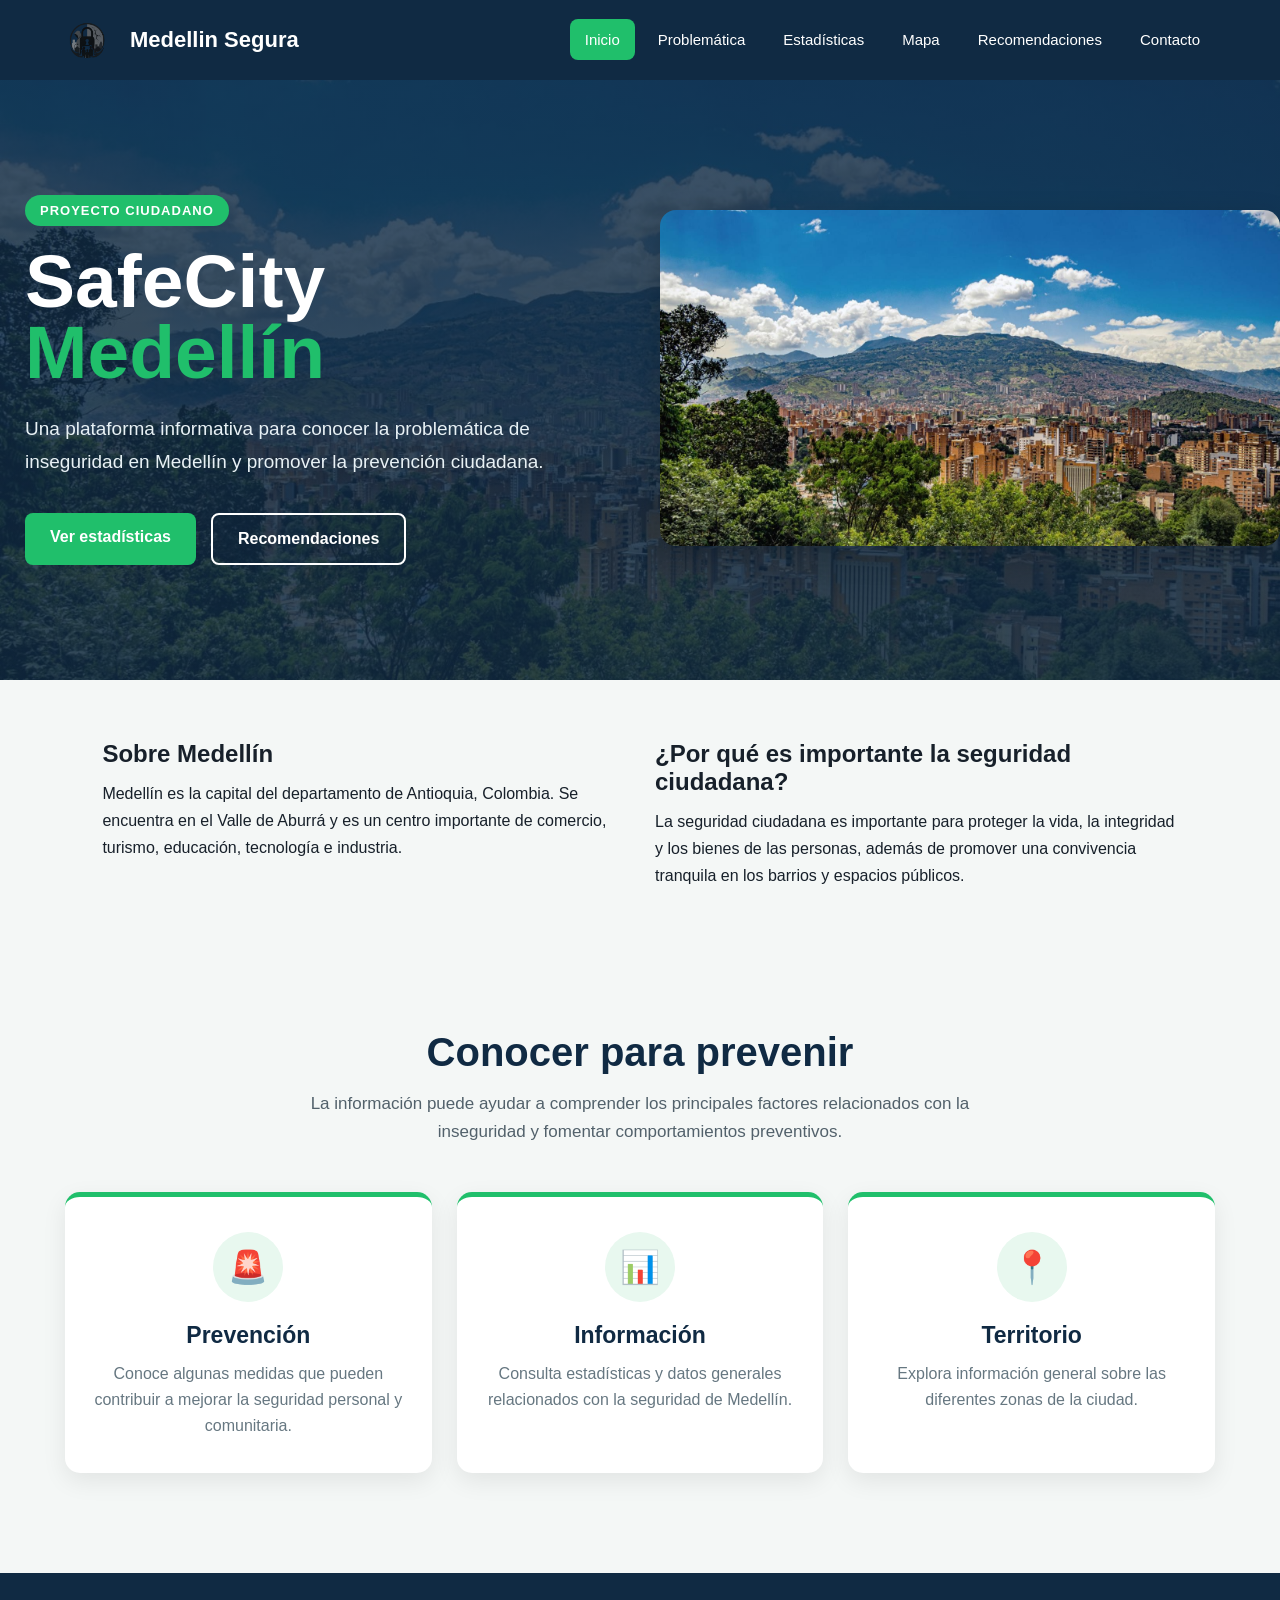
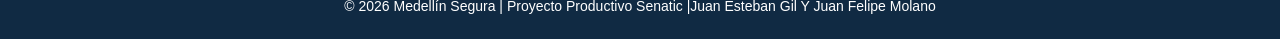
<file: index.html>
<!DOCTYPE html>
<html lang="es">
<head>
    <meta charset="UTF-8">
    <meta name="viewport" content="width=device-width, initial-scale=1.0">
    <title>Medellín Segura</title>
    <link rel="stylesheet" href="css/style.css">
</head>

<body>

<header>
    <nav class="navbar">
        <div class="logo">
    <img src="img/logo-removebg-preview.png" alt="Logo Medellín Segura">
    <span>Medellin Segura</span>
</div>

<ul class="menu">
    <li><a href="index.html" class="activo">Inicio</a></li>
    <li><a href="pages/problema.html">Problemática</a></li>
    <li><a href="pages/estadisticas.html">Estadísticas</a></li>
    <li><a href="pages/mapa.html">Mapa</a></li>
    <li><a href="pages/recomendaciones.html">Recomendaciones</a></li>
    <li><a href="pages/contacto.html">Contacto</a></li>
</ul>
    </nav>
</header>

<section class="hero">
    <div class="hero-contenido">
        <span class="etiqueta">PROYECTO CIUDADANO</span>
        <h1>SafeCity <br><span>Medellín</span></h1>

        <p>
            Una plataforma informativa para conocer la problemática
            de inseguridad en Medellín y promover la prevención ciudadana.
        </p>

        <div class="botones">
            <a href="pages/estadisticas.html" class="btn">Ver estadísticas</a>
            <a href="pages/recomendaciones.html" class="btn-secundario">
                Recomendaciones
            </a>
        </div>
    </div>

    <div class="hero-imagen">
        <img src="img/medellin.jpg" alt="Vista panorámica de Medellín en el Valle de Aburrá">
    </div>
</section>

<section class="info-medellin">
    <div class="info-bloque">
        <h2>Sobre Medellín</h2>
        <p>
            Medellín es la capital del departamento de Antioquia, Colombia. Se encuentra
            en el Valle de Aburrá y es un centro importante de comercio, turismo,
            educación, tecnología e industria.
        </p>
    </div>

    <div class="info-bloque">
        <h2>¿Por qué es importante la seguridad ciudadana?</h2>
        <p>
            La seguridad ciudadana es importante para proteger la vida, la integridad
            y los bienes de las personas, además de promover una convivencia tranquila
            en los barrios y espacios públicos.
        </p>
    </div>
</section>
<style>
.hero {
    display: flex;
    align-items: center;
    gap: 40px;
    flex-wrap: wrap;
}

.hero-contenido {
    flex: 1 1 400px;
}

.hero-imagen {
    flex: 1 1 400px;
}

.hero-imagen img {
    width: 100%;
    height: auto;
    border-radius: 16px;
    object-fit: cover;
    box-shadow: 0 10px 30px rgba(0, 0, 0, 0.2);
}

.info-medellin {
    display: grid;
    grid-template-columns: repeat(auto-fit, minmax(280px, 1fr));
    gap: 30px;
    padding: 60px 8%;
}

.info-bloque h2 {
    margin-bottom: 12px;
}

.info-bloque p {
    line-height: 1.7;
}
</style></style>

<section class="info">
    <h2>Conocer para prevenir</h2>
    <p>
        La información puede ayudar a comprender los principales factores
        relacionados con la inseguridad y fomentar comportamientos preventivos.
    </p>

    <div class="tarjetas">

        <div class="tarjeta">
            <div class="icono">🚨</div>
            <h3>Prevención</h3>
            <p>
                Conoce algunas medidas que pueden contribuir a mejorar
                la seguridad personal y comunitaria.
            </p>
        </div>

        <div class="tarjeta">
            <div class="icono">📊</div>
            <h3>Información</h3>
            <p>
                Consulta estadísticas y datos generales relacionados
                con la seguridad de Medellín.
            </p>
        </div>

        <div class="tarjeta">
            <div class="icono">📍</div>
            <h3>Territorio</h3>
            <p>
                Explora información general sobre las diferentes zonas
                de la ciudad.
            </p>
        </div>

    </div>
</section>

<footer>
    <p>© 2026 Medellín Segura | Proyecto Productivo Senatic |Juan Esteban Gil Y Juan Felipe Molano</p>
</footer>

<script src="js/script.js"></script>

</body>
</html>
</file>
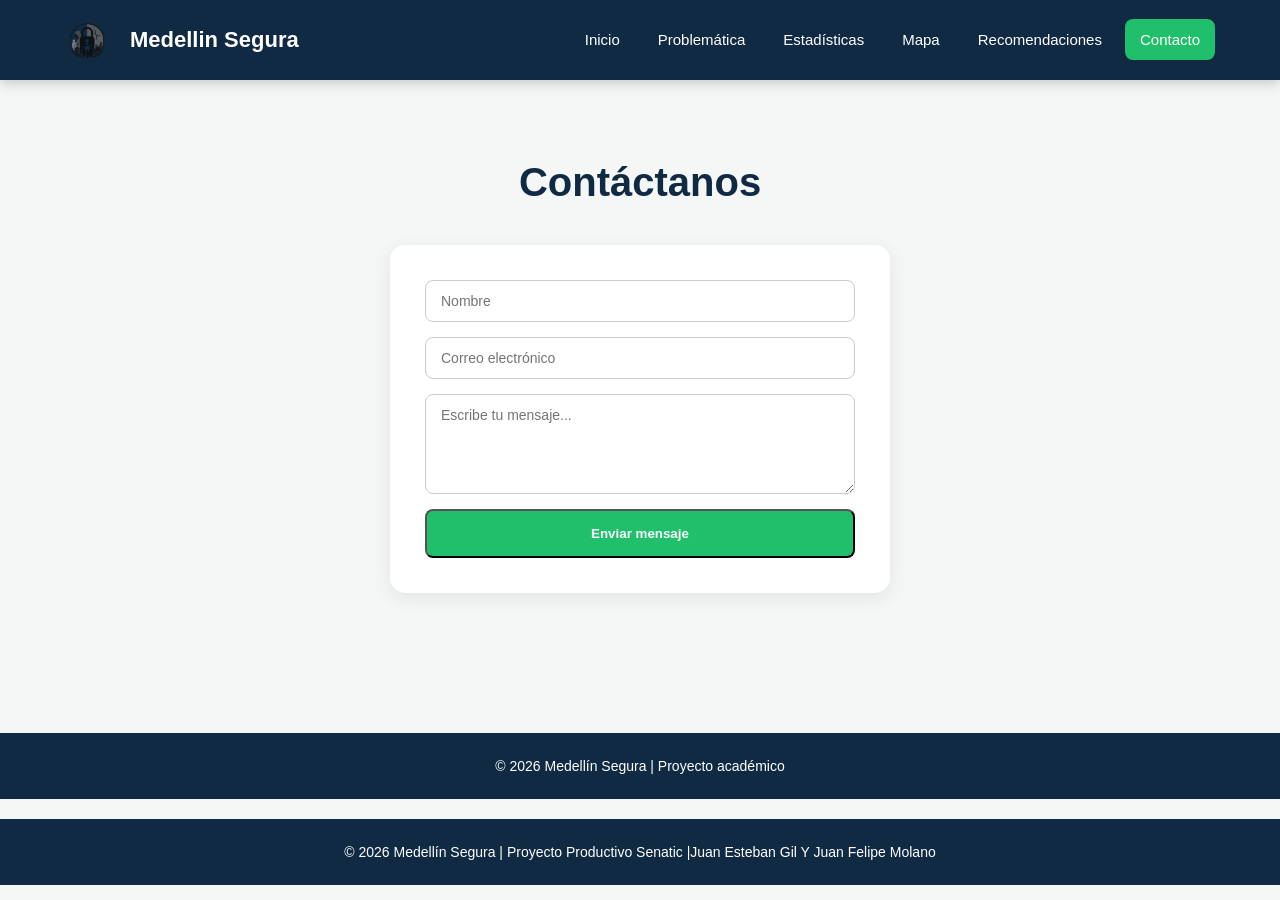
<file: pages/contacto.html>
<!DOCTYPE html>
<html lang="es">
<head>
    <meta charset="UTF-8">
    <meta name="viewport" content="width=device-width, initial-scale=1.0">
    <title>Contacto | Medellín Segura</title>
    <link rel="stylesheet" href="../css/style.css">
    
    <!-- Estilos para corregir el diseño del formulario -->
    <style>
        #formulario {
            max-width: 500px;
            margin: 40px auto;
            background: white;
            padding: 35px;
            border-radius: 15px;
            box-shadow: 0 5px 20px rgba(0, 0, 0, 0.08);
            display: flex;
            flex-direction: column;
            gap: 15px;
        }

        #formulario input,
        #formulario textarea {
            width: 100%;
            padding: 12px 15px;
            border: 1px solid #ccc;
            border-radius: 8px;
            font-size: 14px;
            box-sizing: border-box;
            font-family: inherit;
        }

        #formulario textarea {
            resize: vertical;
            min-height: 100px;
        }
    </style>
</head>
<body>

  
<header>
    <nav class="navbar">
        <div class="logo">
<img src="../img/logo-removebg-preview.png" alt="Logo Medellín Segura">
    <span>Medellin Segura</span>
</div>

        <ul class="menu">
         <li><a href="../index.html">Inicio</a></li>
            <li><a href="problema.html">Problemática</a></li>
            <li><a href="estadisticas.html">Estadísticas</a></li>
            <li><a href="mapa.html">Mapa</a></li>
            <li><a href="recomendaciones.html">Recomendaciones</a></li>
            <li><a href="contacto.html" class="activo">Contacto</a></li>
        </ul>
    </nav>
</header>

    <section class="info">
        <h2>Contáctanos</h2>

        <form id="formulario">
            <input type="text" placeholder="Nombre" required>
            <input type="email" placeholder="Correo electrónico" required>
            <textarea placeholder="Escribe tu mensaje..." required></textarea>
            <button type="submit" class="btn">
                Enviar mensaje
            </button>
        </form>
    </section>

    <footer>
        <p>© 2026 Medellín Segura | Proyecto académico</p>
    </footer>

    <!-- Corregida la ruta para subir un nivel hacia la carpeta js -->
    <script src="../js/script.js"></script>

<footer>
    <p>© 2026 Medellín Segura | Proyecto Productivo Senatic |Juan Esteban Gil Y Juan Felipe Molano</p>
</footer>
</body>
</html>
</file>
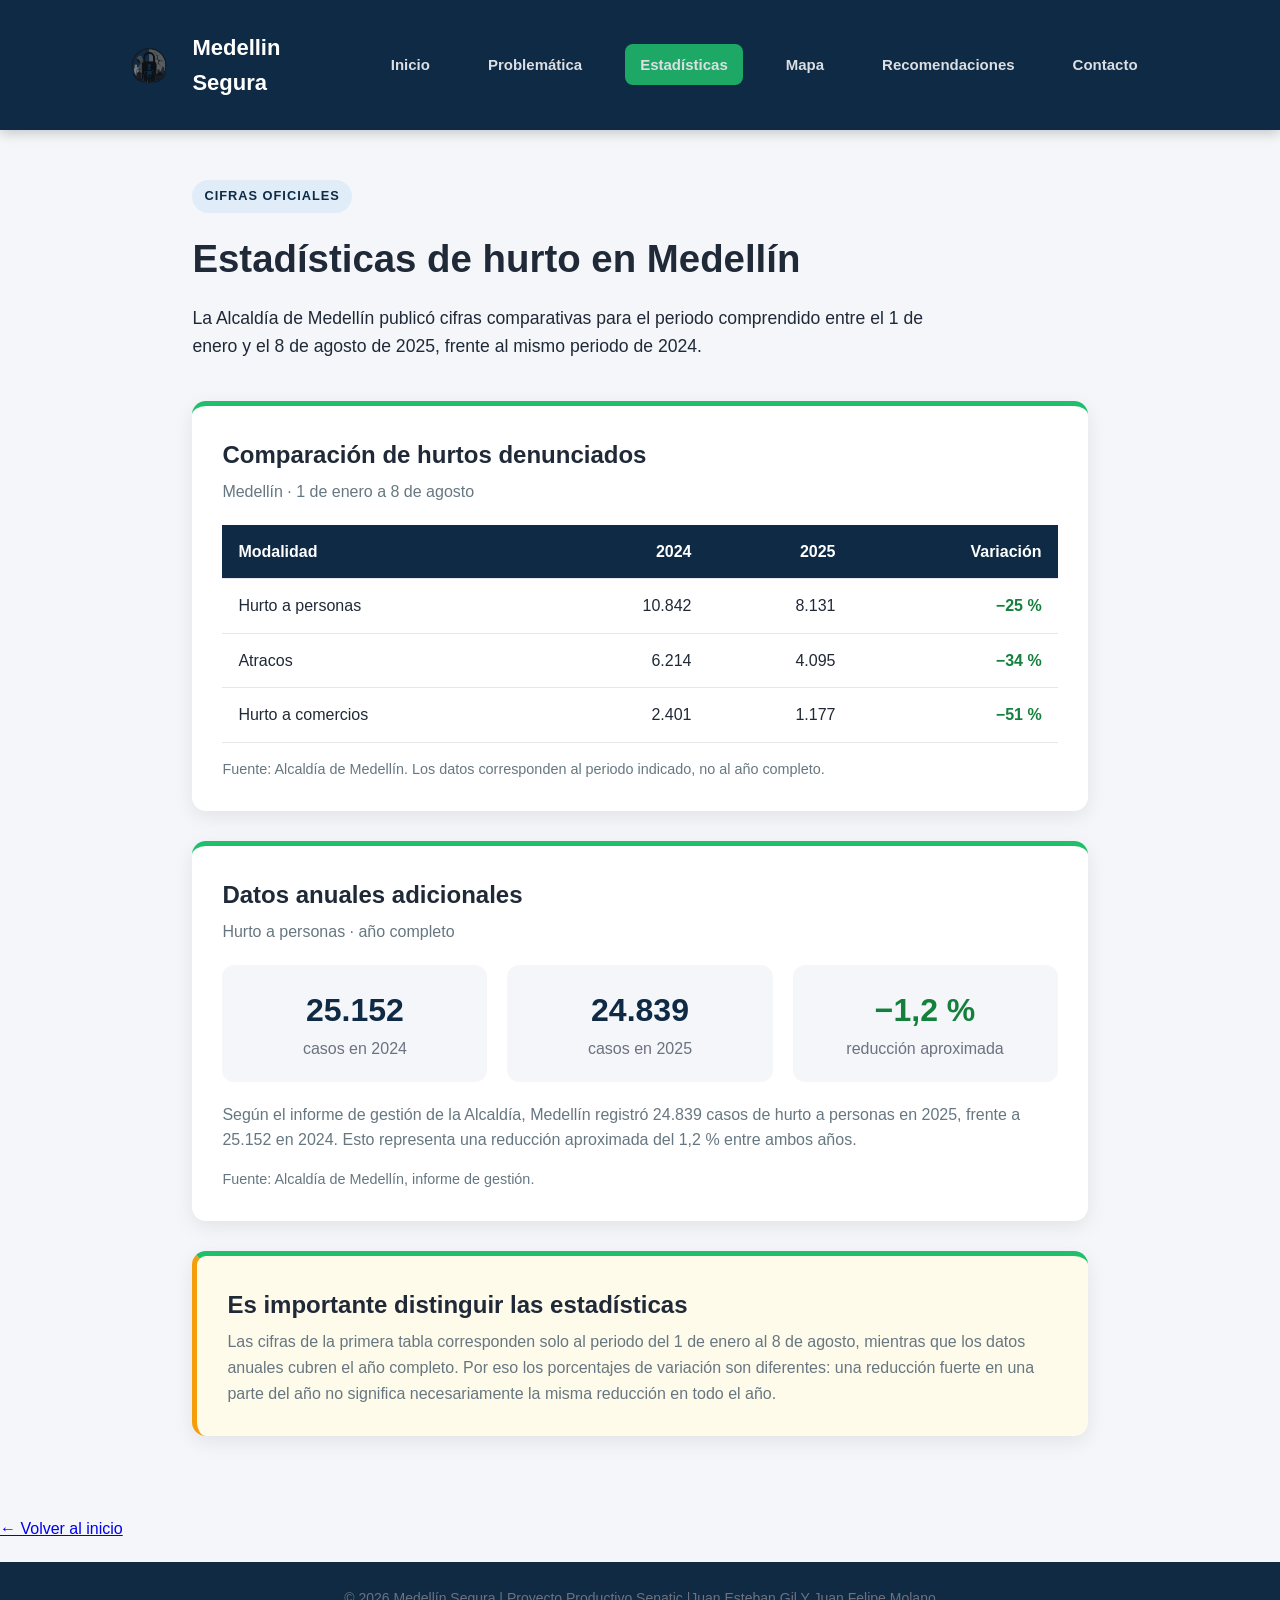
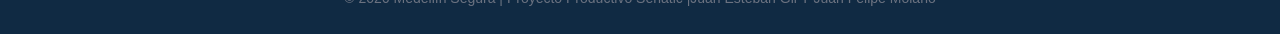
<file: pages/estadisticas.html>
<!DOCTYPE html>
<html lang="es">
<head>
    <meta charset="UTF-8">
    <meta name="viewport" content="width=device-width, initial-scale=1.0">
    <title>Estadísticas - Seguridad en Medellín</title>
    <link rel="stylesheet" href="../css/style.css">
</head>

<body>
 <style>
        * {
            margin: 0;
            padding: 0;
            box-sizing: border-box;
        }

        body {
            font-family: "Segoe UI", Arial, sans-serif;
            background: #f4f6f9;
            color: #1f2937;
            line-height: 1.6;
        }

        header {
            background: #0f2a44;
            color: #fff;
            padding: 20px 8%;
            display: flex;
            justify-content: space-between;
            align-items: center;
            flex-wrap: wrap;
            gap: 10px;
        }

        header a {
            color: #fff;
            text-decoration: none;
            font-weight: 600;
        }

        header nav a {
            margin-left: 20px;
            opacity: 0.85;
        }

        header nav a:hover {
            opacity: 1;
        }

        main {
            padding: 50px 8%;
            max-width: 1100px;
            margin: 0 auto;
        }

        .etiqueta {
            display: inline-block;
            background: #e0ecf8;
            color: #0f2a44;
            font-size: 0.8rem;
            font-weight: 700;
            letter-spacing: 1px;
            padding: 6px 12px;
            border-radius: 20px;
            margin-bottom: 15px;
        }

        h1 {
            font-size: 2.4rem;
            margin-bottom: 15px;
        }

        .intro {
            font-size: 1.1rem;
            margin-bottom: 40px;
            max-width: 750px;
        }

        .tarjeta {
            background: #fff;
            border-radius: 14px;
            padding: 30px;
            box-shadow: 0 6px 20px rgba(0, 0, 0, 0.08);
            margin-bottom: 30px;
        }

        .tarjeta h2 {
            font-size: 1.5rem;
            margin-bottom: 5px;
        }

        .subtitulo {
            color: #6b7280;
            margin-bottom: 20px;
        }

        .tabla-contenedor {
            overflow-x: auto;
        }

        table {
            width: 100%;
            border-collapse: collapse;
            min-width: 450px;
        }

        th, td {
            padding: 14px 16px;
            text-align: left;
            border-bottom: 1px solid #e5e7eb;
        }

        th {
            background: #0f2a44;
            color: #fff;
            font-weight: 600;
        }

        td.numero, th.numero {
            text-align: right;
        }

        tbody tr:hover {
            background: #f9fafb;
        }

        .baja {
            color: #15803d;
            font-weight: 700;
        }

        .fuente {
            font-size: 0.9rem;
            color: #6b7280;
            margin-top: 15px;
        }

        .datos-anuales {
            display: grid;
            grid-template-columns: repeat(auto-fit, minmax(200px, 1fr));
            gap: 20px;
            margin: 20px 0;
        }

        .dato {
            background: #f4f6f9;
            border-radius: 12px;
            padding: 20px;
            text-align: center;
        }

        .dato .cifra {
            display: block;
            font-size: 2rem;
            font-weight: 700;
            color: #0f2a44;
        }

        .dato .descripcion {
            color: #6b7280;
        }

        .dato.destacado .cifra {
            color: #15803d;
        }

        .nota {
            border-left: 5px solid #f59e0b;
            background: #fffbeb;
        }

        footer {
            text-align: center;
            padding: 25px;
            color: #6b7280;
            font-size: 0.9rem;
        }
    </style>
  
<header>
    <nav class="navbar">
        <div class="logo">
<img src="../img/logo-removebg-preview.png" alt="Logo Medellín Segura">
    <span>Medellin Segura</span>
</div>

        <ul class="menu">
         <li><a href="../index.html">Inicio</a></li>
            <li><a href="problema.html">Problemática</a></li>
            <li><a href="estadisticas.html"  class="activo">Estadísticas</a></li>
            <li><a href="mapa.html">Mapa</a></li>
            <li><a href="recomendaciones.html">Recomendaciones</a></li>
            <li><a href="contacto.html">Contacto</a></li>
        </ul>
    </nav>
</header>


    <main>
        <span class="etiqueta">CIFRAS OFICIALES</span>
        <h1>Estadísticas de hurto en Medellín</h1>
        <p class="intro">
            La Alcaldía de Medellín publicó cifras comparativas para el periodo comprendido
            entre el 1 de enero y el 8 de agosto de 2025, frente al mismo periodo de 2024.
        </p>

        <!-- Comparación por periodo -->
        <section class="tarjeta">
            <h2>Comparación de hurtos denunciados</h2>
            <p class="subtitulo">Medellín · 1 de enero a 8 de agosto</p>

            <div class="tabla-contenedor">
                <table>
                    <thead>
                        <tr>
                            <th>Modalidad</th>
                            <th class="numero">2024</th>
                            <th class="numero">2025</th>
                            <th class="numero">Variación</th>
                        </tr>
                    </thead>
                    <tbody>
                        <tr>
                            <td>Hurto a personas</td>
                            <td class="numero">10.842</td>
                            <td class="numero">8.131</td>
                            <td class="numero baja">−25 %</td>
                        </tr>
                        <tr>
                            <td>Atracos</td>
                            <td class="numero">6.214</td>
                            <td class="numero">4.095</td>
                            <td class="numero baja">−34 %</td>
                        </tr>
                        <tr>
                            <td>Hurto a comercios</td>
                            <td class="numero">2.401</td>
                            <td class="numero">1.177</td>
                            <td class="numero baja">−51 %</td>
                        </tr>
                    </tbody>
                </table>
            </div>

            <p class="fuente">
                Fuente: Alcaldía de Medellín. Los datos corresponden al periodo indicado,
                no al año completo.
            </p>
        </section>

        <!-- Datos anuales -->
        <section class="tarjeta">
            <h2>Datos anuales adicionales</h2>
            <p class="subtitulo">Hurto a personas · año completo</p>

            <div class="datos-anuales">
                <div class="dato">
                    <span class="cifra">25.152</span>
                    <span class="descripcion">casos en 2024</span>
                </div>
                <div class="dato">
                    <span class="cifra">24.839</span>
                    <span class="descripcion">casos en 2025</span>
                </div>
                <div class="dato destacado">
                    <span class="cifra">−1,2 %</span>
                    <span class="descripcion">reducción aproximada</span>
                </div>
            </div>

            <p>
                Según el informe de gestión de la Alcaldía, Medellín registró 24.839 casos
                de hurto a personas en 2025, frente a 25.152 en 2024. Esto representa una
                reducción aproximada del 1,2 % entre ambos años.
            </p>

            <p class="fuente">Fuente: Alcaldía de Medellín, informe de gestión.</p>
        </section>

        <!-- Nota aclaratoria -->
        <section class="tarjeta nota">
            <h2>Es importante distinguir las estadísticas</h2>
            <p>
                Las cifras de la primera tabla corresponden solo al periodo del 1 de enero
                al 8 de agosto, mientras que los datos anuales cubren el año completo. Por
                eso los porcentajes de variación son diferentes: una reducción fuerte en
                una parte del año no significa necesariamente la misma reducción en todo
                el año.
            </p>
        </section>
    </main>


            <a href="../index.html" class="btn-regresar">
                ← Volver al inicio
            </a>


<footer>
    <p>© 2026 Medellín Segura | Proyecto Productivo Senatic |Juan Esteban Gil Y Juan Felipe Molano</p>
</footer>
</body>
</html>
</file>
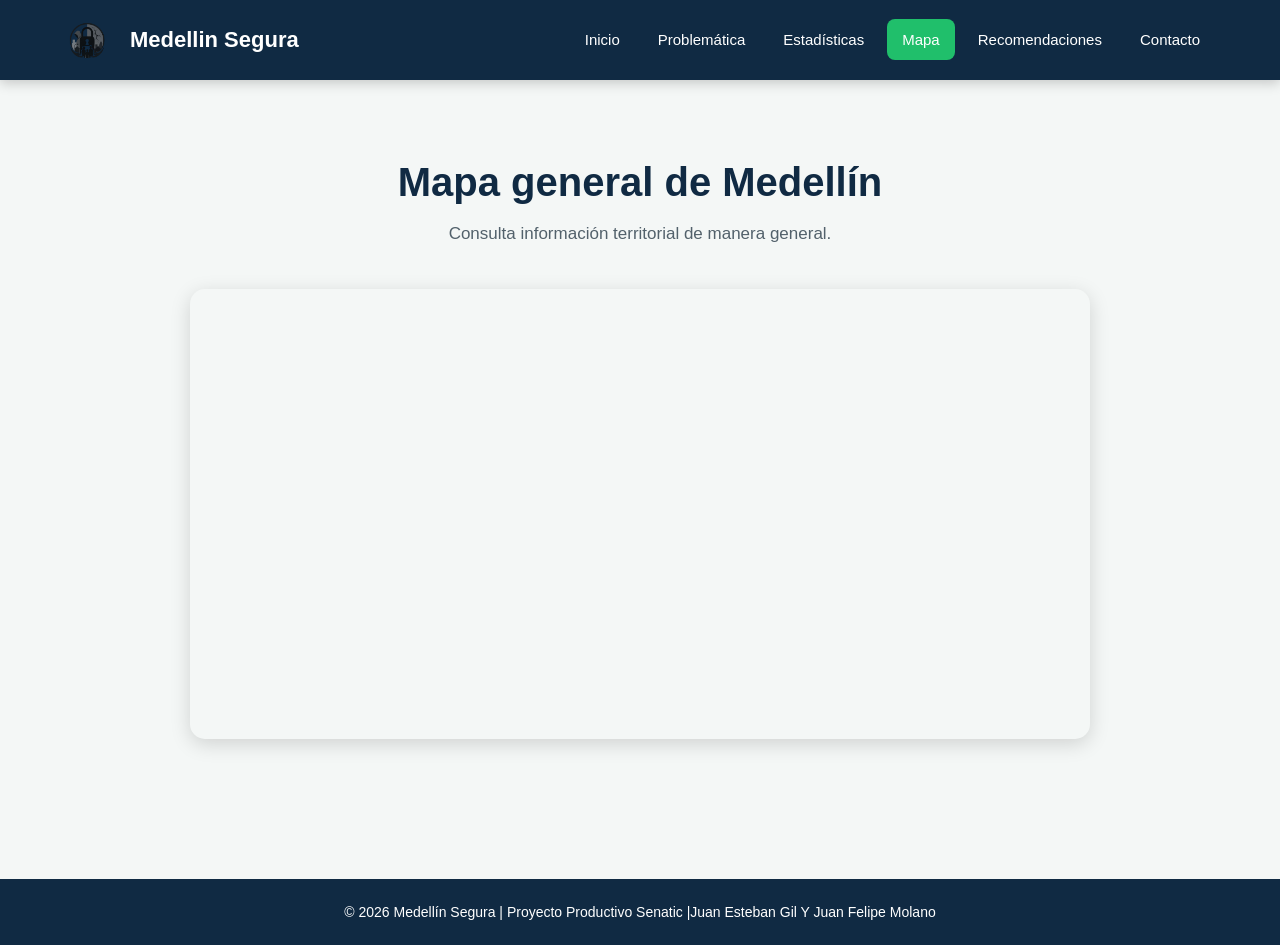
<file: pages/mapa.html>
<!DOCTYPE html>
<html lang="es">
<head>
    <meta charset="UTF-8">
    <meta name="viewport" content="width=device-width, initial-scale=1.0">
    <title>Mapa | Medellín Segura</title>
    <link rel="stylesheet" href="../css/style.css">
</head>

<body>

  
<header>
    <nav class="navbar">
        <div class="logo">
<img src="../img/logo-removebg-preview.png" alt="Logo Medellín Segura">
    <span>Medellin Segura</span>
</div>

        <ul class="menu">
         <li><a href="../index.html">Inicio</a></li>
            <li><a href="problema.html"">Problemática</a></li>
            <li><a href="estadisticas.html">Estadísticas</a></li>
            <li><a href="mapa.html"  class="activo">Mapa</a></li>
            <li><a href="recomendaciones.html">Recomendaciones</a></li>
            <li><a href="contacto.html">Contacto</a></li>
        </ul>
    </nav>
</header>

<section class="info">

    <h2>Mapa general de Medellín</h2>

    <p>
        Consulta información territorial de manera general.
    </p>

    <div style="
        margin:40px auto;
        max-width:900px;
        height:450px;
        border-radius:15px;
        overflow:hidden;
        box-shadow:0 5px 20px rgba(0,0,0,0.15);
    ">

        <iframe
            src="https://www.openstreetmap.org/export/embed.html?bbox=-75.65%2C6.15%2C-75.50%2C6.32&layer=mapnik"
            width="100%"
            height="100%"
            style="border:0;">
        </iframe>

    </div>

</section>

<footer>
    <p>© 2026 Medellín Segura | Proyecto Productivo Senatic |Juan Esteban Gil Y Juan Felipe Molano</p>
</footer>

</body>
</html>
</file>
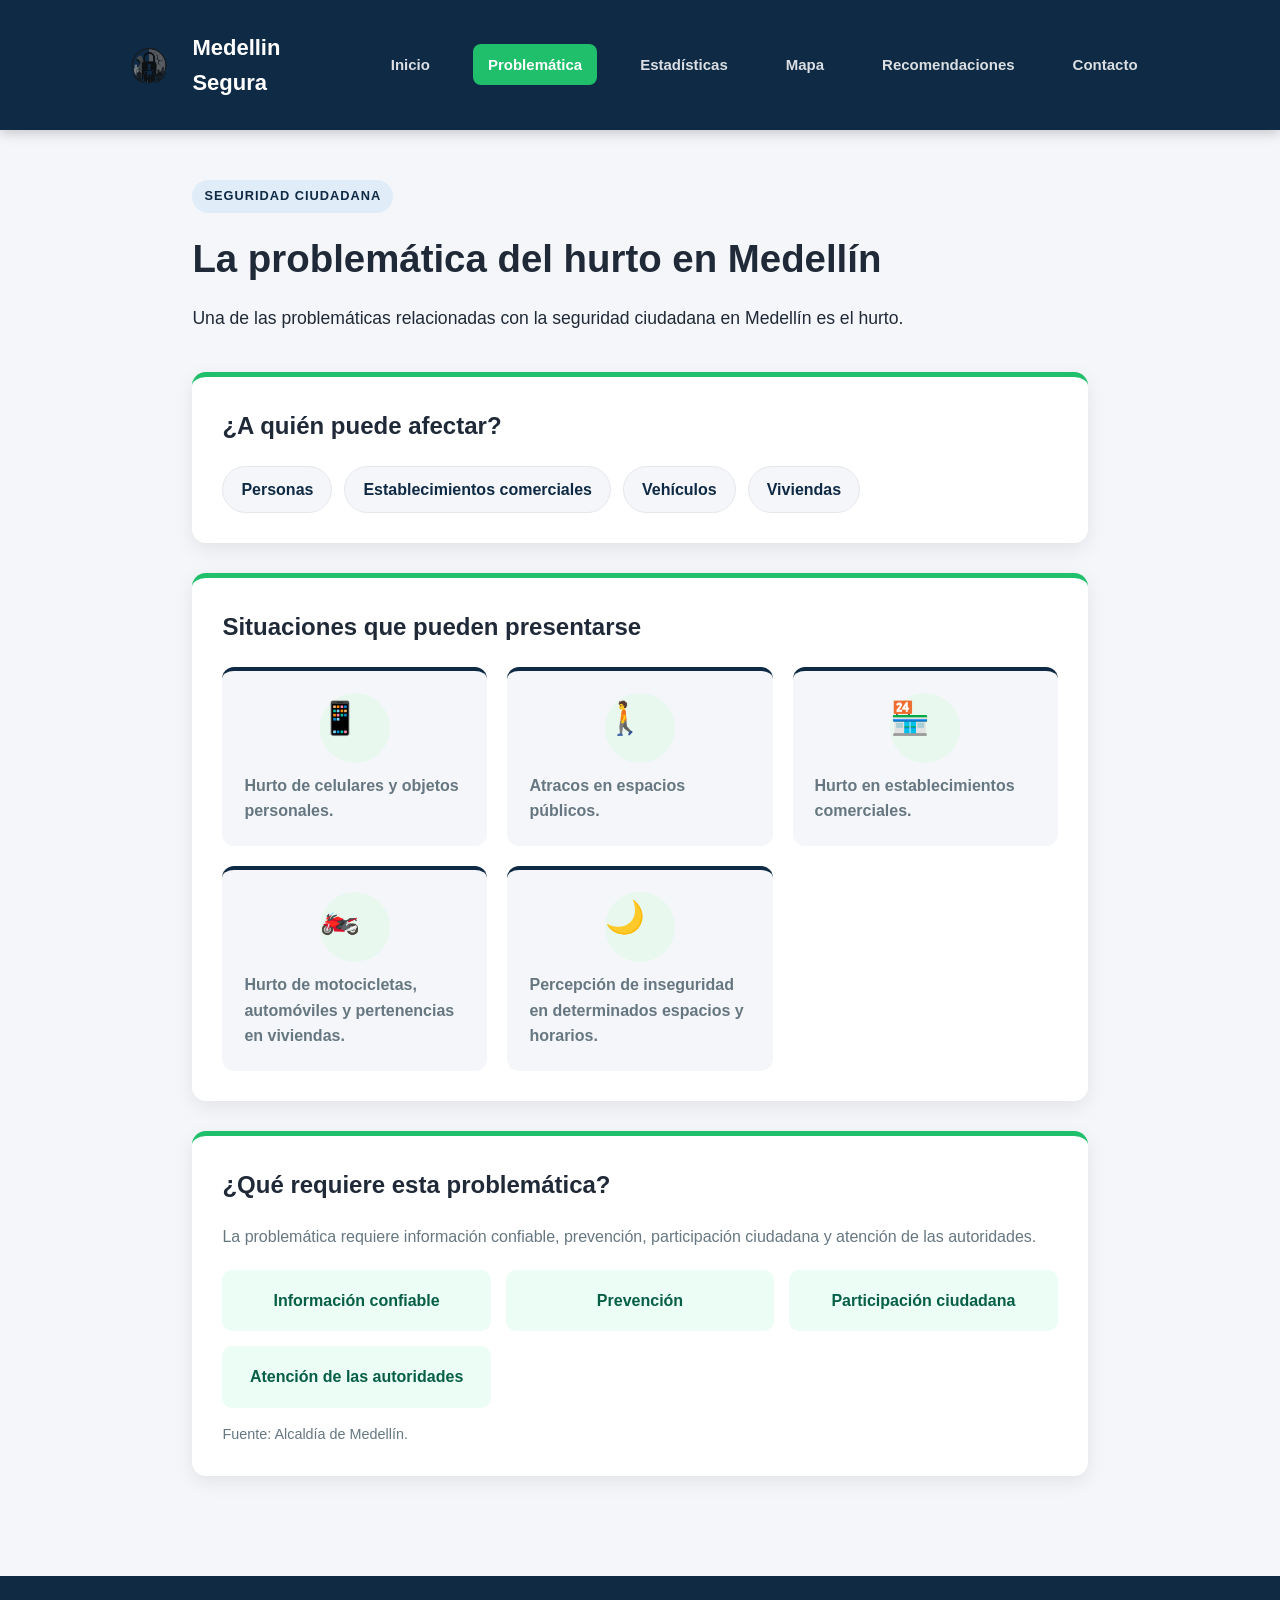
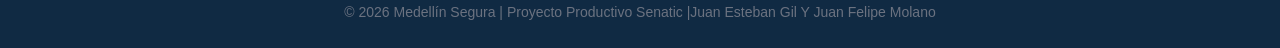
<file: pages/problema.html>
<!DOCTYPE html>
<html lang="es">
<head>
    <meta charset="UTF-8">
    <meta name="viewport" content="width=device-width, initial-scale=1.0">
    <title>Problemática | Medellín Segura</title>
    <link rel="stylesheet" href="../css/style.css">
</head>

<body>

   <style>
        * {
            margin: 0;
            padding: 0;
            box-sizing: border-box;
        }

        body {
            font-family: "Segoe UI", Arial, sans-serif;
            background: #f4f6f9;
            color: #1f2937;
            line-height: 1.6;
        }

        header {
            background: #0f2a44;
            color: #fff;
            padding: 20px 8%;
            display: flex;
            justify-content: space-between;
            align-items: center;
            flex-wrap: wrap;
            gap: 10px;
        }

        header a {
            color: #fff;
            text-decoration: none;
            font-weight: 600;
        }

        header nav a {
            margin-left: 20px;
            opacity: 0.85;
        }

        header nav a:hover,
        header nav a.activo {
            opacity: 1;
        }

        main {
            padding: 50px 8%;
            max-width: 1100px;
            margin: 0 auto;
        }

        .etiqueta {
            display: inline-block;
            background: #e0ecf8;
            color: #0f2a44;
            font-size: 0.8rem;
            font-weight: 700;
            letter-spacing: 1px;
            padding: 6px 12px;
            border-radius: 20px;
            margin-bottom: 15px;
        }

        h1 {
            font-size: 2.4rem;
            margin-bottom: 15px;
        }

        .intro {
            font-size: 1.1rem;
            margin-bottom: 40px;
            max-width: 750px;
        }

        .tarjeta {
            background: #fff;
            border-radius: 14px;
            padding: 30px;
            box-shadow: 0 6px 20px rgba(0, 0, 0, 0.08);
            margin-bottom: 30px;
        }

        .tarjeta h2 {
            font-size: 1.5rem;
            margin-bottom: 20px;
        }

        .afectados {
            display: flex;
            flex-wrap: wrap;
            gap: 12px;
        }

        .afectados span {
            background: #f4f6f9;
            border: 1px solid #e5e7eb;
            padding: 10px 18px;
            border-radius: 30px;
            font-weight: 600;
            color: #0f2a44;
        }

        .situaciones {
            display: grid;
            grid-template-columns: repeat(auto-fit, minmax(230px, 1fr));
            gap: 20px;
        }

        .situacion {
            background: #f4f6f9;
            border-radius: 12px;
            padding: 22px;
            border-top: 4px solid #0f2a44;
        }

        .situacion .icono {
            font-size: 2rem;
            display: block;
            margin-bottom: 10px;
        }

        .situacion p {
            font-weight: 600;
        }

        .respuesta {
            display: grid;
            grid-template-columns: repeat(auto-fit, minmax(200px, 1fr));
            gap: 15px;
            margin-top: 20px;
        }

        .respuesta div {
            background: #ecfdf5;
            color: #065f46;
            border-radius: 10px;
            padding: 18px;
            text-align: center;
            font-weight: 700;
        }

        .fuente {
            font-size: 0.9rem;
            color: #6b7280;
            margin-top: 15px;
        }

        footer {
            text-align: center;
            padding: 25px;
            color: #6b7280;
            font-size: 0.9rem;
        }
    </style>
<header>
    <nav class="navbar">
        <div class="logo">
    <img src="../img/logo-removebg-preview.png" alt="Logo Medellín Segura">
    <span>Medellin Segura</span>
</div>

        <ul class="menu">
         <li><a href="../index.html">Inicio</a></li>
            <li><a href="problema.html" class="activo">Problemática</a></li>
            <li><a href="estadisticas.html">Estadísticas</a></li>
            <li><a href="mapa.html">Mapa</a></li>
            <li><a href="recomendaciones.html">Recomendaciones</a></li>
            <li><a href="contacto.html">Contacto</a></li>
        </ul>
    </nav>
</header>


    <main>
        <span class="etiqueta">SEGURIDAD CIUDADANA</span>
        <h1>La problemática del hurto en Medellín</h1>
        <p class="intro">
            Una de las problemáticas relacionadas con la seguridad ciudadana en Medellín
            es el hurto.
        </p>

        <!-- A quién afecta -->
        <section class="tarjeta">
            <h2>¿A quién puede afectar?</h2>
            <div class="afectados">
                <span>Personas</span>
                <span>Establecimientos comerciales</span>
                <span>Vehículos</span>
                <span>Viviendas</span>
            </div>
        </section>

        <!-- Situaciones -->
        <section class="tarjeta">
            <h2>Situaciones que pueden presentarse</h2>
            <div class="situaciones">
                <div class="situacion">
                    <span class="icono">📱</span>
                    <p>Hurto de celulares y objetos personales.</p>
                </div>
                <div class="situacion">
                    <span class="icono">🚶</span>
                    <p>Atracos en espacios públicos.</p>
                </div>
                <div class="situacion">
                    <span class="icono">🏪</span>
                    <p>Hurto en establecimientos comerciales.</p>
                </div>
                <div class="situacion">
                    <span class="icono">🏍️</span>
                    <p>Hurto de motocicletas, automóviles y pertenencias en viviendas.</p>
                </div>
                <div class="situacion">
                    <span class="icono">🌙</span>
                    <p>Percepción de inseguridad en determinados espacios y horarios.</p>
                </div>
            </div>
        </section>

        <!-- Qué se necesita -->
        <section class="tarjeta">
            <h2>¿Qué requiere esta problemática?</h2>
            <p>
                La problemática requiere información confiable, prevención, participación
                ciudadana y atención de las autoridades.
            </p>
            <div class="respuesta">
                <div>Información confiable</div>
                <div>Prevención</div>
                <div>Participación ciudadana</div>
                <div>Atención de las autoridades</div>
            </div>
            <p class="fuente">Fuente: Alcaldía de Medellín.</p>
        </section>
    </main>

<footer>
    <p>© 2026 Medellín Segura | Proyecto Productivo Senatic |Juan Esteban Gil Y Juan Felipe Molano</p>
</footer>

</body>
</html>
</file>
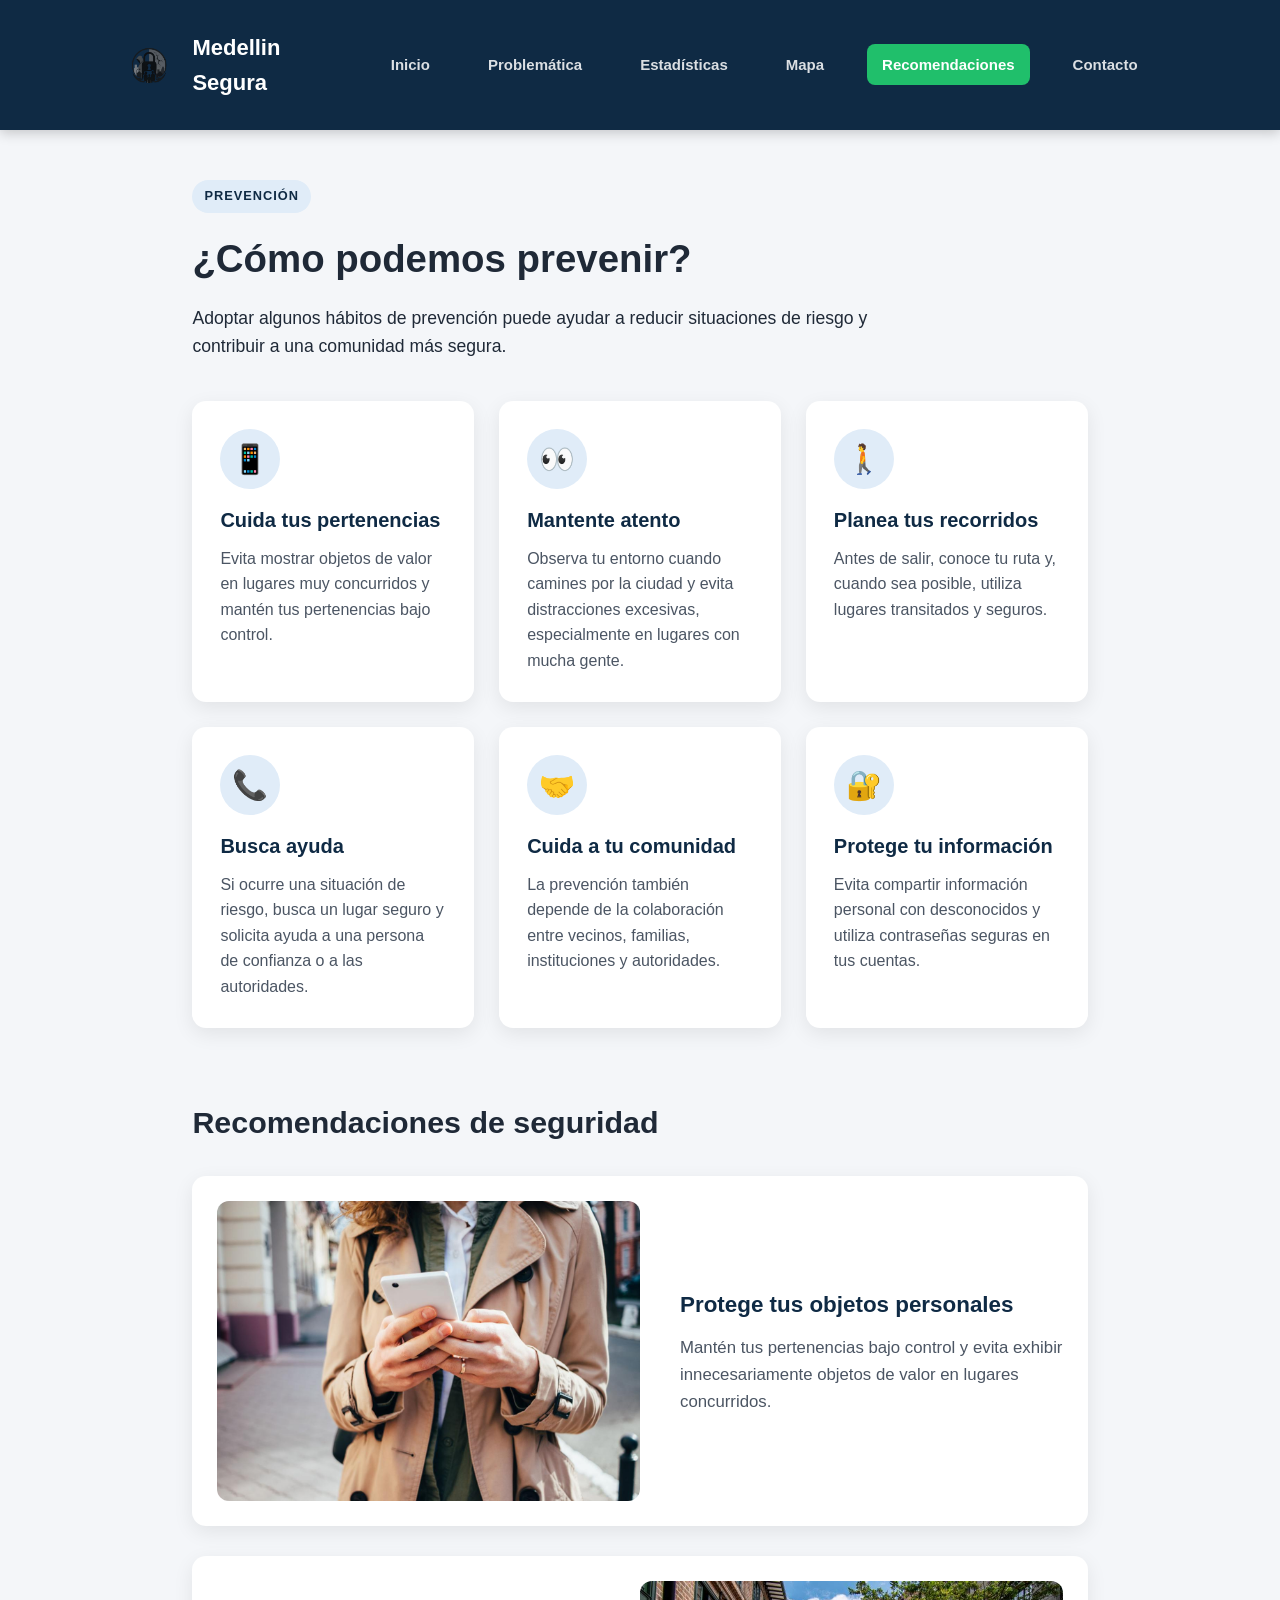
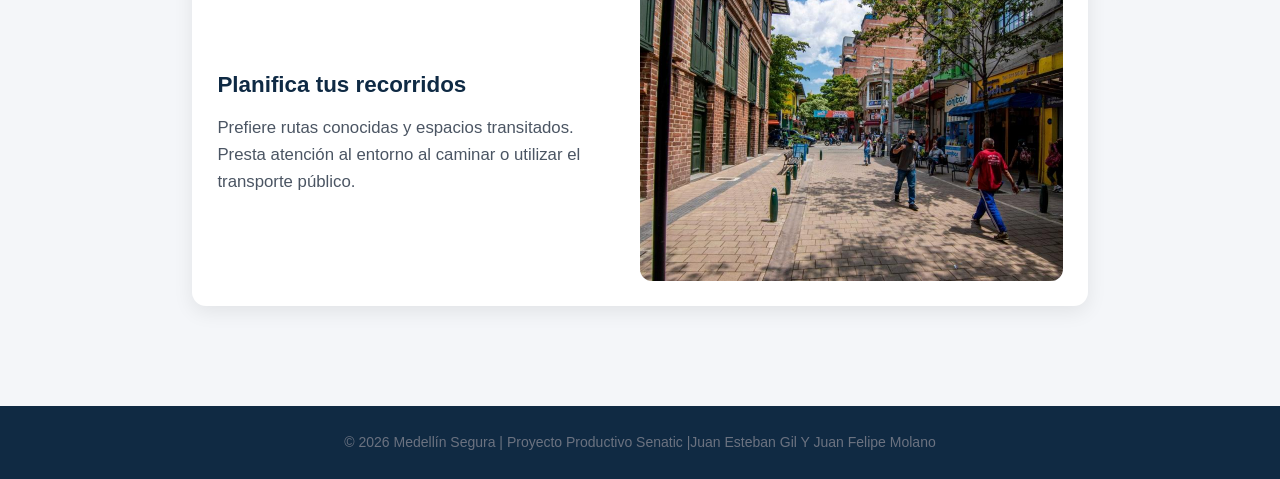
<file: pages/recomendaciones.html>
<!DOCTYPE html>
<html lang="es">
<head>
    <meta charset="UTF-8">
    <meta name="viewport" content="width=device-width, initial-scale=1.0">
    <title>Recomendaciones - Seguridad en Medellín</title>
<link rel="stylesheet" href="../css/style.css">
</head>

<body>
    <style>
        * {
            margin: 0;
            padding: 0;
            box-sizing: border-box;
        }

        body {
            font-family: "Segoe UI", Arial, sans-serif;
            background: #f4f6f9;
            color: #1f2937;
            line-height: 1.6;
        }

        header {
            background: #0f2a44;
            color: #fff;
            padding: 20px 8%;
            display: flex;
            justify-content: space-between;
            align-items: center;
            flex-wrap: wrap;
            gap: 10px;
        }

        header a {
            color: #fff;
            text-decoration: none;
            font-weight: 600;
        }

        header nav a {
            margin-left: 20px;
            opacity: 0.85;
        }

        header nav a:hover,
        header nav a.activo {
            opacity: 1;
        }

        main {
            padding: 50px 8%;
            max-width: 1100px;
            margin: 0 auto;
        }

        .etiqueta {
            display: inline-block;
            background: #e0ecf8;
            color: #0f2a44;
            font-size: 0.8rem;
            font-weight: 700;
            letter-spacing: 1px;
            padding: 6px 12px;
            border-radius: 20px;
            margin-bottom: 15px;
        }

        h1 {
            font-size: 2.4rem;
            margin-bottom: 15px;
        }

        .intro {
            font-size: 1.1rem;
            margin-bottom: 40px;
            max-width: 750px;
        }

        .recomendaciones {
            display: grid;
            grid-template-columns: repeat(auto-fit, minmax(280px, 1fr));
            gap: 25px;
        }

        .recomendacion {
            background: #fff;
            border-radius: 14px;
            padding: 28px;
            box-shadow: 0 6px 20px rgba(0, 0, 0, 0.08);
            transition: transform 0.2s ease, box-shadow 0.2s ease;
        }

        .recomendacion:hover {
            transform: translateY(-5px);
            box-shadow: 0 12px 28px rgba(0, 0, 0, 0.12);
        }

        .recomendacion .icono {
            display: inline-flex;
            align-items: center;
            justify-content: center;
            width: 60px;
            height: 60px;
            font-size: 1.8rem;
            background: #e0ecf8;
            border-radius: 50%;
            margin-bottom: 15px;
        }

        .recomendacion h2 {
            font-size: 1.25rem;
            margin-bottom: 10px;
            color: #0f2a44;
        }

        .recomendacion p {
            color: #4b5563;
        }

        .seccion-titulo {
            font-size: 1.9rem;
            margin: 70px 0 30px;
        }

        .bloque-imagen {
            display: flex;
            align-items: center;
            gap: 40px;
            background: #fff;
            border-radius: 14px;
            padding: 25px;
            box-shadow: 0 6px 20px rgba(0, 0, 0, 0.08);
            margin-bottom: 30px;
        }

        .bloque-imagen.invertido {
            flex-direction: row-reverse;
        }

        .bloque-imagen img {
            width: 50%;
            height: 300px;
            object-fit: cover;
            border-radius: 12px;
        }

        .bloque-imagen .texto h3 {
            font-size: 1.4rem;
            color: #0f2a44;
            margin-bottom: 12px;
        }

        .bloque-imagen .texto p {
            color: #4b5563;
            font-size: 1.05rem;
        }

        @media (max-width: 750px) {
            .bloque-imagen,
            .bloque-imagen.invertido {
                flex-direction: column;
                gap: 20px;
            }

            .bloque-imagen img {
                width: 100%;
                height: 220px;
            }
        }

        footer {
            text-align: center;
            padding: 25px;
            color: #6b7280;
            font-size: 0.9rem;
        }
    </style>
  
<header>
    <nav class="navbar">
        <div class="logo">
  <img src="../img/logo-removebg-preview.png" alt="Logo Medellín Segura">
    <span>Medellin Segura</span>
</div>

        <ul class="menu">
         <li><a href="../index.html">Inicio</a></li>
            <li><a href="problema.html">Problemática</a></li>
            <li><a href="estadisticas.html">Estadísticas</a></li>
            <li><a href="mapa.html">Mapa</a></li>
            <li><a href="recomendaciones.html" class="activo">Recomendaciones</a></li>
            <li><a href="contacto.html">Contacto</a></li>
        </ul>
    </nav>
</header>
    <main>
        <span class="etiqueta">PREVENCIÓN</span>
        <h1>¿Cómo podemos prevenir?</h1>
        <p class="intro">
            Adoptar algunos hábitos de prevención puede ayudar a reducir situaciones de
            riesgo y contribuir a una comunidad más segura.
        </p>

        <section class="recomendaciones">
            <article class="recomendacion">
                <span class="icono">📱</span>
                <h2>Cuida tus pertenencias</h2>
                <p>
                    Evita mostrar objetos de valor en lugares muy concurridos y mantén tus
                    pertenencias bajo control.
                </p>
            </article>

            <article class="recomendacion">
                <span class="icono">👀</span>
                <h2>Mantente atento</h2>
                <p>
                    Observa tu entorno cuando camines por la ciudad y evita distracciones
                    excesivas, especialmente en lugares con mucha gente.
                </p>
            </article>

            <article class="recomendacion">
                <span class="icono">🚶</span>
                <h2>Planea tus recorridos</h2>
                <p>
                    Antes de salir, conoce tu ruta y, cuando sea posible, utiliza lugares
                    transitados y seguros.
                </p>
            </article>

            <article class="recomendacion">
                <span class="icono">📞</span>
                <h2>Busca ayuda</h2>
                <p>
                    Si ocurre una situación de riesgo, busca un lugar seguro y solicita ayuda
                    a una persona de confianza o a las autoridades.
                </p>
            </article>

            <article class="recomendacion">
                <span class="icono">🤝</span>
                <h2>Cuida a tu comunidad</h2>
                <p>
                    La prevención también depende de la colaboración entre vecinos, familias,
                    instituciones y autoridades.
                </p>
            </article>

            <article class="recomendacion">
                <span class="icono">🔐</span>
                <h2>Protege tu información</h2>
                <p>
                    Evita compartir información personal con desconocidos y utiliza
                    contraseñas seguras en tus cuentas.
                </p>
            </article>
        </section>

        <!-- Recomendaciones de seguridad -->
        <h2 class="seccion-titulo">Recomendaciones de seguridad</h2>

        <section class="bloque-imagen">
            <img src="../img/pertenencias.jpg" alt="Persona usando su celular en la calle">
            <div class="texto">
                <h3>Protege tus objetos personales</h3>
                <p>
                    Mantén tus pertenencias bajo control y evita exhibir innecesariamente
                    objetos de valor en lugares concurridos.
                </p>
            </div>
        </section>

        <section class="bloque-imagen invertido">
            <img src="../img/recorridos.jpg" alt="Corredor peatonal Carabobo en Medellín">
            <div class="texto">
                <h3>Planifica tus recorridos</h3>
                <p>
                    Prefiere rutas conocidas y espacios transitados. Presta atención al
                    entorno al caminar o utilizar el transporte público.
                </p>
            </div>
        </section>
    </main>


<footer>
    <p>© 2026 Medellín Segura | Proyecto Productivo Senatic |Juan Esteban Gil Y Juan Felipe Molano</p>
</footer>

</body>
</html>
</file>
<file: css/style.css>
* {
  margin: 0;
  padding: 0;
  box-sizing: border-box;
  }

body {
font-family: Arial, Helvetica, sans-serif;
background: #f4f7f6;
color: #17202a;
}

/* =========================
HEADER
========================= */

header {
background: #102a43;
width: 100%;
box-shadow: 0 3px 12px rgba(0, 0, 0, 0.2);
}

.navbar {
max-width: 1200px;
margin: auto;
min-height: 80px;
display: flex;
align-items: center;
justify-content: space-between;
padding: 10px 25px;
}

.logo {
display: flex;
align-items: center;
gap: 10px;
color: white;
font-size: 22px;
font-weight: bold;
}

.logo img {
width: 55px;
height: 55px;
object-fit: contain;
}

.menu {
list-style: none;
display: flex;
gap: 8px;
}

.menu li a {
text-decoration: none;
color: white;
padding: 12px 15px;
border-radius: 8px;
font-size: 15px;
transition: 0.3s;
}

.menu li a:hover,
.menu li a.activo {
background: #20bf6b;
color: white;
}

/* =========================
HERO
========================= */

.hero {
min-height: 600px;
display: flex;
align-items: center;
background:
linear-gradient(rgba(16, 42, 67, 0.82), rgba(16, 42, 67, 0.82)),
url("../img/medellin.jpg");
background-size: cover;
background-position: center;
}

.hero-contenido {
max-width: 1200px;
width: 100%;
margin: auto;
padding: 70px 25px;
color: white;
}

.etiqueta {
display: inline-block;
background: #20bf6b;
padding: 8px 15px;
border-radius: 20px;
font-size: 13px;
font-weight: bold;
letter-spacing: 1px;
margin-bottom: 20px;
}

.hero h1 {
font-size: 75px;
line-height: 0.95;
margin-bottom: 25px;
}

.hero h1 span {
color: #20bf6b;
}

.hero p {
max-width: 600px;
font-size: 19px;
line-height: 1.7;
color: #e8f1f5;
margin-bottom: 35px;
}

/* =========================
BOTONES
========================= */

.botones {
display: flex;
gap: 15px;
flex-wrap: wrap;
}

.btn,
.btn-secundario {
text-decoration: none;
padding: 15px 25px;
border-radius: 8px;
font-weight: bold;
transition: 0.3s;
}

.btn {
background: #20bf6b;
color: white;
}

.btn:hover {
background: #169c55;
transform: translateY(-3px);
}

.btn-secundario {
border: 2px solid white;
color: white;
}

.btn-secundario:hover {
background: white;
color: #102a43;
transform: translateY(-3px);
}

/* =========================
SECCIÓN INFORMACIÓN
========================= */

.info {
max-width: 1200px;
margin: auto;
padding: 80px 25px;
text-align: center;
}

.info h2 {
font-size: 40px;
color: #102a43;
margin-bottom: 15px;
}

.info > p {
max-width: 700px;
margin: auto;
color: #52616b;
line-height: 1.7;
font-size: 17px;
}

/* =========================
TARJETAS
========================= */

.tarjetas {
display: grid;
grid-template-columns: repeat(3, 1fr);
gap: 25px;
margin-top: 45px;
}

.tarjeta {
background: white;
padding: 35px 25px;
border-radius: 15px;
box-shadow: 0 8px 25px rgba(0, 0, 0, 0.08);
border-top: 5px solid #20bf6b;
transition: 0.3s;
}

.tarjeta:hover {
transform: translateY(-8px);
box-shadow: 0 15px 30px rgba(0, 0, 0, 0.14);
}

.icono {
width: 70px;
height: 70px;
margin: 0 auto 20px;
display: flex;
justify-content: center;
align-items: center;
background: #e8f8ef;
border-radius: 50%;
font-size: 32px;
}

.tarjeta h3 {
color: #102a43;
font-size: 23px;
margin-bottom: 12px;
}

.tarjeta p {
color: #667781;
line-height: 1.6;
}

/* =========================
FOOTER
========================= */

footer {
background: #102a43;
color: white;
text-align: center;
padding: 25px;
margin-top: 20px;
}

footer p {
font-size: 14px;
}

/* =========================
RESPONSIVE
========================= */

@media (max-width: 900px) {


.navbar {
    flex-direction: column;
    gap: 15px;
    padding: 15px;
}

.menu {
    flex-wrap: wrap;
    justify-content: center;
}

.hero {
    min-height: 550px;
}

.hero h1 {
    font-size: 55px;
}

.tarjetas {
    grid-template-columns: 1fr;
}


}

@media (max-width: 600px) {


.menu {
    flex-direction: column;
    width: 100%;
    text-align: center;
}

.menu li a {
    display: block;
}

.hero h1 {
    font-size: 45px;
}

.hero p {
    font-size: 16px;
}

.info h2 {
    font-size: 32px;
}

}
</file>
